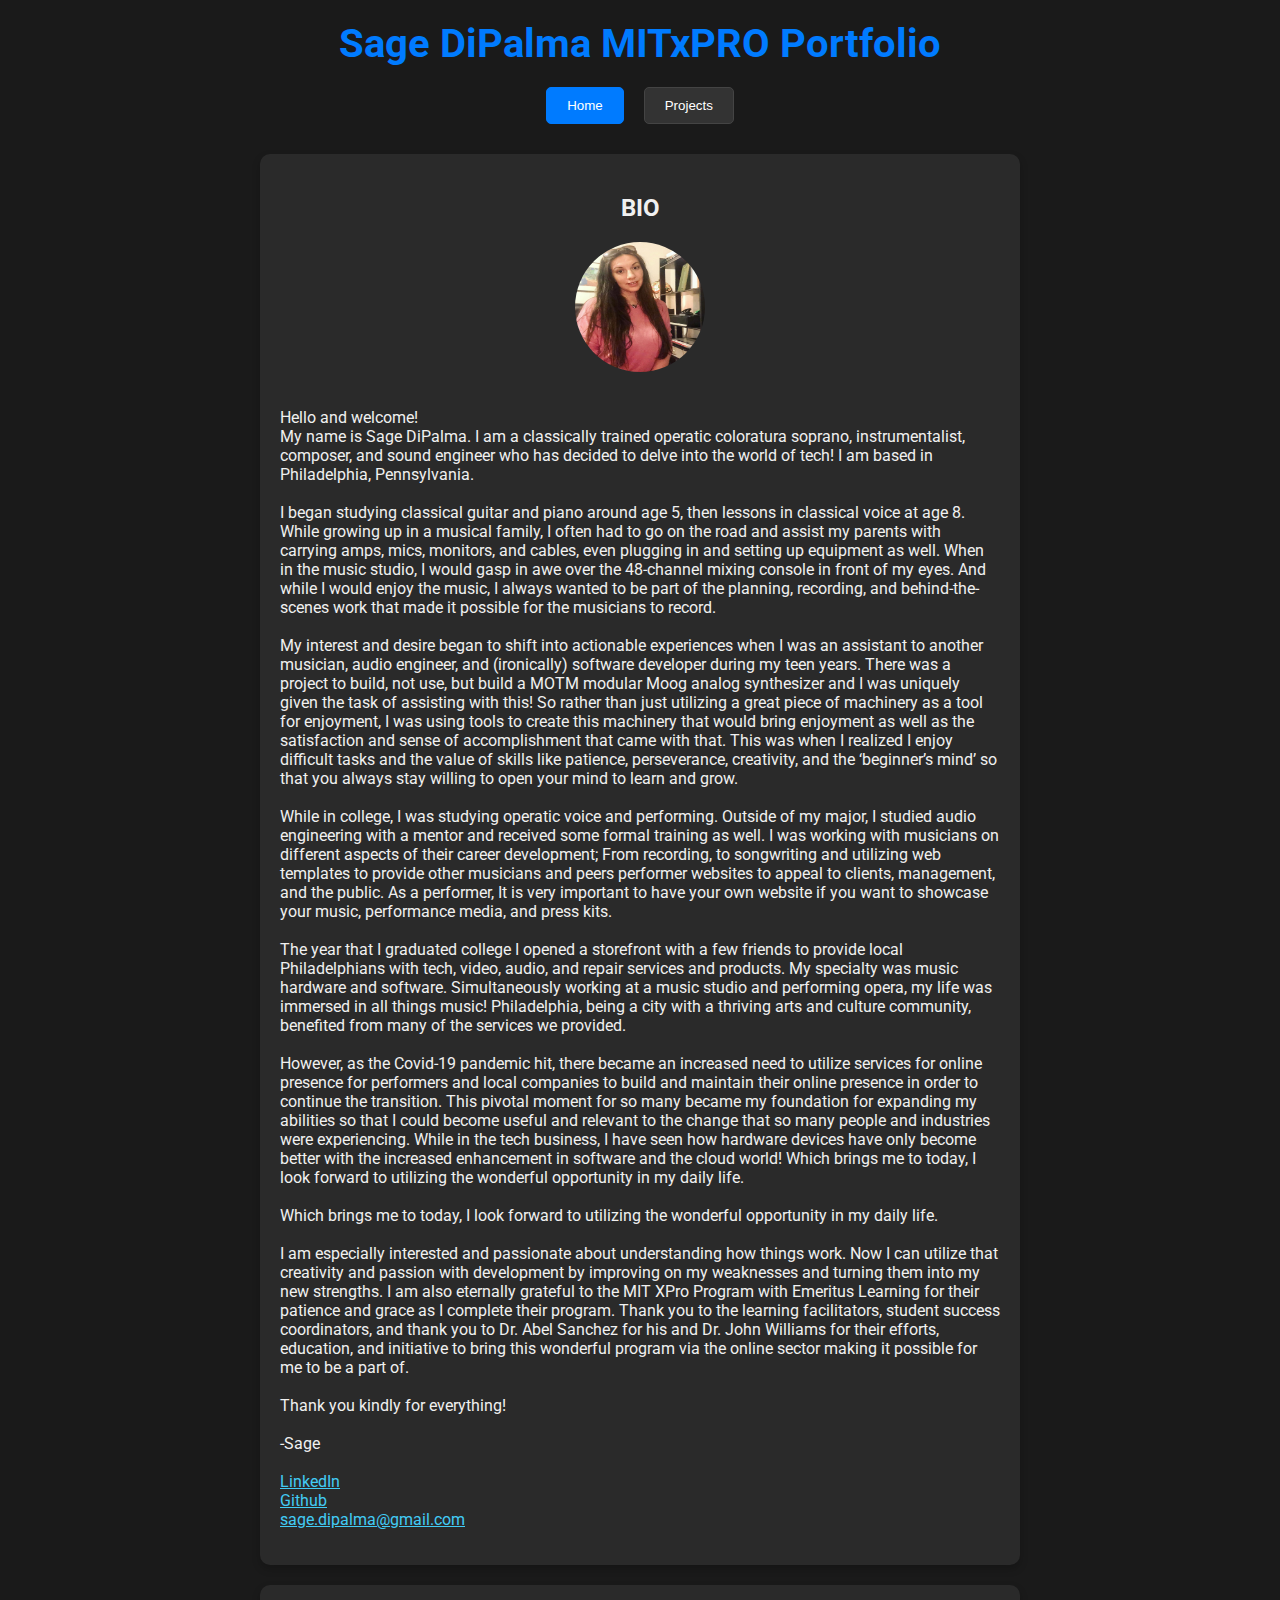
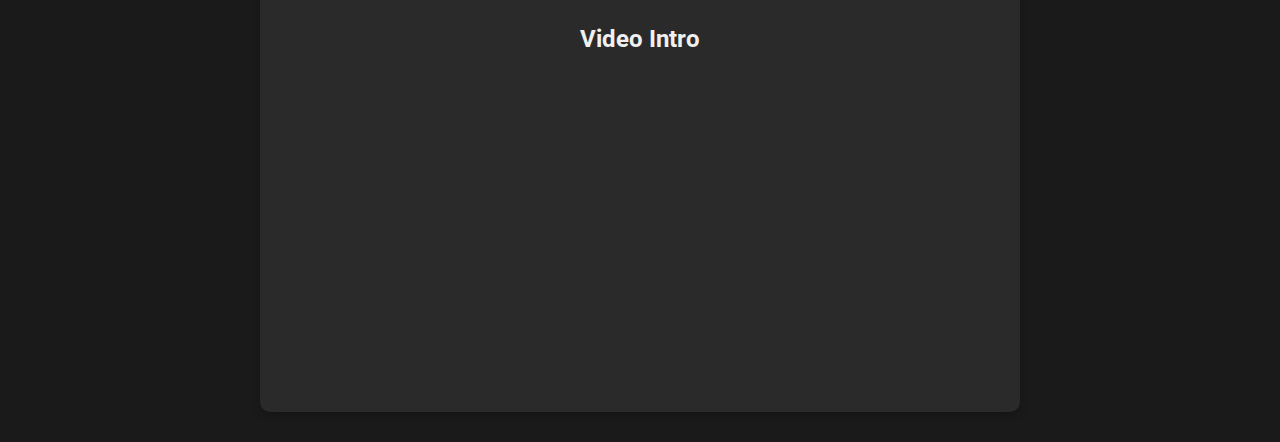
<file: index.html>
<!DOCTYPE html>
<html lang="en">
  <head>
    <meta charset="UTF-8" />
    <meta name="viewport" content="width=device-width, initial-scale=1.0" />
    <title>Sage DiPalma Portfolio - Home</title>
    <link rel="stylesheet" href="styles.css" />
    <link
      href="https://fonts.googleapis.com/css2?family=Roboto:wght@300;400;700&display=swap"
      rel="stylesheet"
    />
  </head>
  <body>
    <div class="container">
      <header>
        <h1>Sage DiPalma MITxPRO Portfolio</h1>
      </header>
      <nav>
        <button id="home" class="active">Home</button>
        <button id="projects">Projects</button>
      </nav>
      <div class="home-content">
        <div id="bio" class="home-card">
          <h2>BIO</h2>
          <div class="profile">
            <img src="profile.jpg" alt="Profile Picture" />
            <div class="bio-text">
              <p>
                Hello and welcome!<br />
                My name is Sage DiPalma. I am a classically trained operatic
                coloratura soprano, instrumentalist, composer, and sound
                engineer who has decided to delve into the world of tech! I am
                based in Philadelphia, Pennsylvania.<br /><br />

                I began studying classical guitar and piano around age 5, then
                lessons in classical voice at age 8. While growing up in a
                musical family, I often had to go on the road and assist my
                parents with carrying amps, mics, monitors, and cables, even
                plugging in and setting up equipment as well. When in the music
                studio, I would gasp in awe over the 48-channel mixing console
                in front of my eyes. And while I would enjoy the music, I always
                wanted to be part of the planning, recording, and
                behind-the-scenes work that made it possible for the musicians
                to record.<br /><br />

                My interest and desire began to shift into actionable
                experiences when I was an assistant to another musician, audio
                engineer, and (ironically) software developer during my teen
                years. There was a project to build, not use, but build a MOTM
                modular Moog analog synthesizer and I was uniquely given the
                task of assisting with this! So rather than just utilizing a
                great piece of machinery as a tool for enjoyment, I was using
                tools to create this machinery that would bring enjoyment as
                well as the satisfaction and sense of accomplishment that came
                with that. This was when I realized I enjoy difficult tasks and
                the value of skills like patience, perseverance, creativity, and
                the ‘beginner’s mind’ so that you always stay willing to open
                your mind to learn and grow.<br /><br />

                While in college, I was studying operatic voice and performing.
                Outside of my major, I studied audio engineering with a mentor
                and received some formal training as well. I was working with
                musicians on different aspects of their career development; From
                recording, to songwriting and utilizing web templates to provide
                other musicians and peers performer websites to appeal to
                clients, management, and the public. As a performer, It is very
                important to have your own website if you want to showcase your
                music, performance media, and press kits.<br /><br />

                The year that I graduated college I opened a storefront with a
                few friends to provide local Philadelphians with tech, video,
                audio, and repair services and products. My specialty was music
                hardware and software. Simultaneously working at a music studio
                and performing opera, my life was immersed in all things music!
                Philadelphia, being a city with a thriving arts and culture
                community, benefited from many of the services we provided.<br /><br />

                However, as the Covid-19 pandemic hit, there became an increased
                need to utilize services for online presence for performers and
                local companies to build and maintain their online presence in
                order to continue the transition. This pivotal moment for so
                many became my foundation for expanding my abilities so that I
                could become useful and relevant to the change that so many
                people and industries were experiencing. While in the tech business, I have seen how hardware devices have only become better with the increased enhancement in software and the cloud world!
                Which brings me to today, I look forward to utilizing the wonderful opportunity in my daily life.
                <br /><br />

                Which brings me to today, I look forward to utilizing the
                wonderful opportunity in my daily life.<br /><br />

                I am especially interested and passionate about understanding how things work. Now I can utilize that creativity and passion with development by improving on my weaknesses and turning them into my new strengths. I am also eternally grateful to the MIT XPro Program
                with Emeritus Learning for their patience and grace as I
                complete their program. Thank you to the learning facilitators,
                student success coordinators, and thank you to Dr.
                Abel Sanchez for his and Dr. John Williams for their efforts,
                education, and initiative to bring this wonderful program via
                the online sector making it possible for me to be a part of.<br /><br />

                Thank you kindly for everything!<br /><br />

                -Sage<br /><br />

                <a href="https://www.linkedin.com/in/sagedipalma">LinkedIn</a
                ><br />
                <a href=" https://github.com/SageDiPalma">Github</a
                  ><br />
                <a href="mailto:sage.dipalma@gmail.com"
                  >sage.dipalma@gmail.com</a
                >
              </p>
            </div>
          </div>
        </div>
        <div id="video-intro" class="home-card">
          <h2>Video Intro</h2>
          <iframe width="560" height="315" src="https://www.youtube.com/embed/BP4CDJpAttE?si=OwJL5kHxLcFCLIts" title="YouTube video player" frameborder="0" allow="accelerometer; autoplay; clipboard-write; encrypted-media; gyroscope; picture-in-picture; web-share" referrerpolicy="strict-origin-when-cross-origin" allowfullscreen></iframe>
        </div>
      </div>
    </div>

    <script>
      document.getElementById("home").onclick = function () {
        location.href = "index.html";
      };
      document.getElementById("projects").onclick = function () {
        location.href = "projects.html";
      };
    </script>
  </body>
</html>
</file>
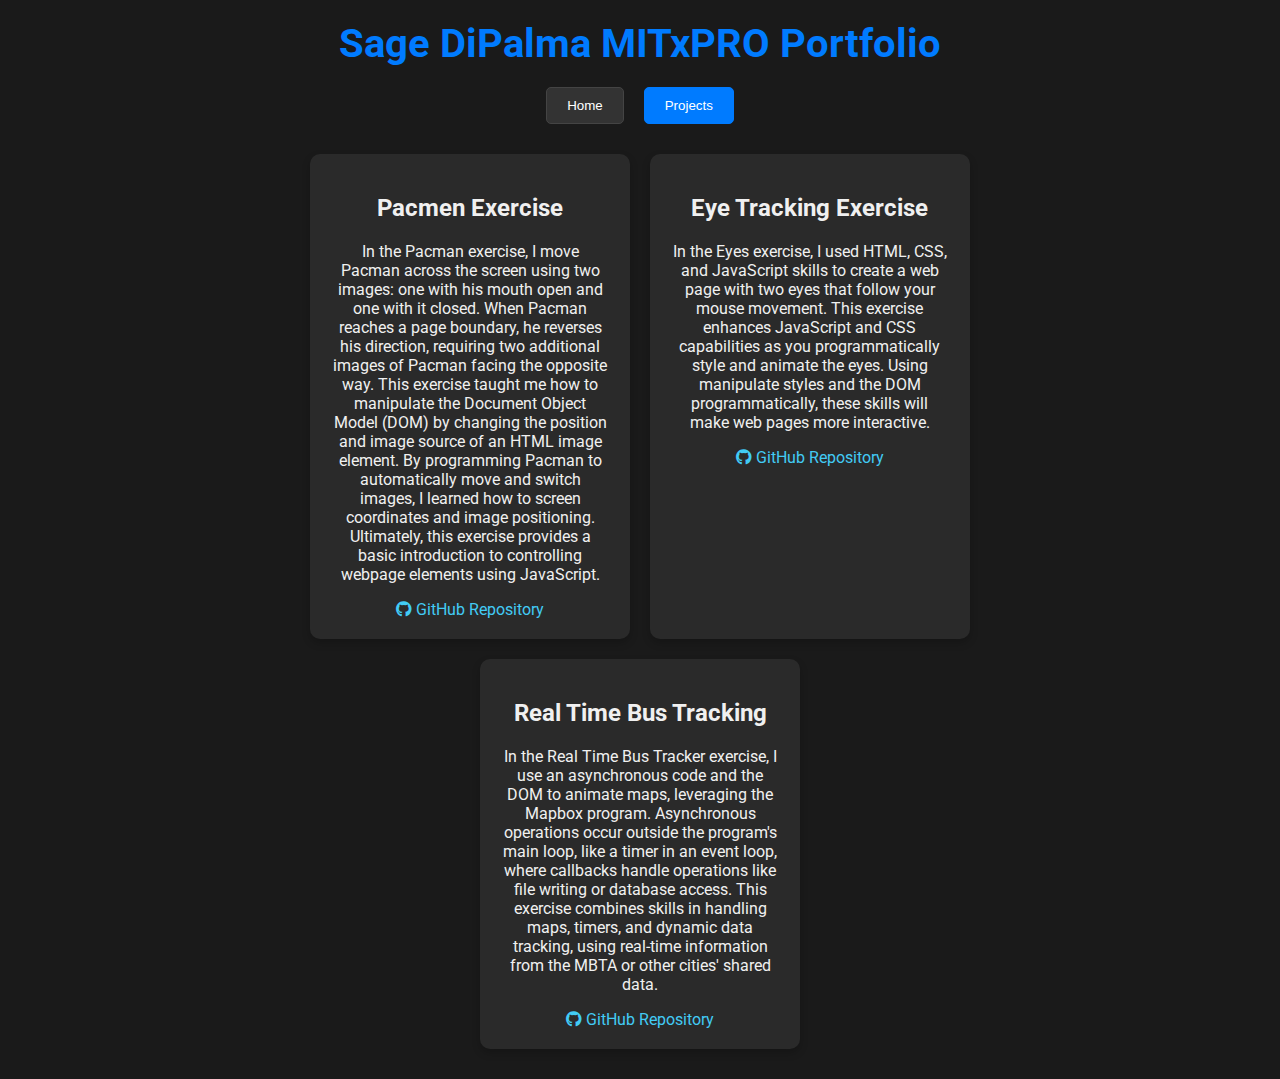
<file: projects.html>
<!DOCTYPE html>
<html lang="en">
<head>
    <meta charset="UTF-8">
    <meta name="viewport" content="width=device-width, initial-scale=1.0">
    <title>Sage DiPalma Portfolio - Projects</title>
    <link rel="stylesheet" href="styles.css">
    <link href="https://fonts.googleapis.com/css2?family=Roboto:wght@300;400;700&display=swap" rel="stylesheet">
    <link rel="stylesheet" href="https://cdnjs.cloudflare.com/ajax/libs/font-awesome/6.0.0-beta3/css/all.min.css">
</head>
<body>
    <div class="container">
        <header>
            <h1>Sage DiPalma MITxPRO Portfolio</h1>
        </header>
        <nav>
            <button id="home">Home</button>
            <button id="projects" class="active">Projects</button>
        </nav>
        <div class="project-content">
            <div class="project project-card" id="project1">
                <h2>Pacmen Exercise</h2>
                <p>In the Pacman exercise, I move Pacman across the screen using two images: one with his mouth open and one with it closed. When Pacman reaches a page boundary, he reverses his direction, requiring two additional images of Pacman facing the opposite way. This exercise taught me how to manipulate the Document Object Model (DOM) by changing the position and image source of an HTML image element. By programming Pacman to automatically move and switch images, I learned how to screen coordinates and image positioning. Ultimately, this exercise provides a basic introduction to controlling webpage elements using JavaScript.</p>
                <a href="https://github.com/SageDiPalma/Pacmen-Exercise" target="_blank"><i class="fab fa-github"></i> GitHub Repository</a>
            </div>
            <div class="project project-card" id="project2">
                <h2>Eye Tracking Exercise</h2>
                <p>In the Eyes exercise, I used HTML, CSS, and JavaScript skills to create a web page with two eyes that follow your mouse movement. This exercise enhances JavaScript and CSS capabilities as you programmatically style and animate the eyes. Using manipulate styles and the DOM programmatically, these skills will make web pages more interactive.</p>
                <a href="https://github.com/SageDiPalma/Eye-Exercise" target="_blank"><i class="fab fa-github"></i> GitHub Repository</a>
            </div>
            <div class="project project-card" id="project3">
                <h2>Real Time Bus Tracking</h2>
                <p>In the Real Time Bus Tracker exercise, I use an asynchronous code and the DOM to animate maps, leveraging the Mapbox program. Asynchronous operations occur outside the program's main loop, like a timer in an event loop, where callbacks handle operations like file writing or database access.  This exercise combines skills in handling maps, timers, and dynamic data tracking, using real-time information from the MBTA or other cities' shared data.   
                </p>
                <a href="https://github.com/SageDiPalma/Real-time-Bus-Tracking" target="_blank"><i class="fab fa-github"></i> GitHub Repository</a>
            </div>
        </div>
    </div>

    <script>
        document.getElementById('home').onclick = function () {
            location.href = 'index.html';
        };
        document.getElementById('projects').onclick = function () {
            location.href = 'projects.html';
        };
    </script>
</body>
</html>
</file>
<file: styles.css>
body {
    background-color: #1a1a1a;
    color: #f0f0f0;
    font-family: 'Roboto', sans-serif;
    margin: 0;
    padding: 0;
}

.container {
    margin: 0 auto;
    max-width: 900px;
    padding: 20px;
    text-align: center;
}

header {
    margin-bottom: 20px;
}

header h1 {
    color: #007bff;
    font-size: 2.5em;
    margin: 0;
}

nav {
    display: flex;
    justify-content: center;
    margin-bottom: 20px;
}

nav button {
    background-color: #333;
    border: 1px solid #444;
    border-radius: 5px;
    color: #fff;
    cursor: pointer;
    margin: 0 10px;
    padding: 10px 20px;
    transition: background-color 0.3s, transform 0.3s;
}

nav button:hover {
    background-color: #555;
    transform: scale(1.1);
}

nav button.active {
    background-color: #007bff;
    border-color: #007bff;
}

.home-content {
    display: flex;
    flex-direction: column;
    align-items: center;
}

.home-card {
    background-color: #2a2a2a;
    border-radius: 10px;
    box-shadow: 0 4px 8px rgba(0, 0, 0, 0.2);
    margin: 10px 0;
    padding: 20px;
    width: 80%;
}

.project-content {
    display: flex;
    flex-wrap: wrap;
    justify-content: center;
}

.project-card {
    background-color: #2a2a2a;
    border-radius: 10px;
    box-shadow: 0 4px 8px rgba(0, 0, 0, 0.2);
    margin: 10px;
    padding: 20px;
    width: calc(33.33% - 20px); /* Adjust the width as needed */
    max-width: 300px; /* Adjust the maximum width as needed */
}

.profile {
    display: flex;
    flex-direction: column;
    align-items: center;
}

.profile img {
    border-radius: 50%;
    height: 130px;
    width: 130px;
}

.bio-text {
    text-align: left;
    padding-top: 20px; /* Adjust as needed */
}


.project a {
    color: #42cbf5;
    text-decoration: none;
    transition: color 0.3s;
}

.project a:hover {
    color: #0056b3;
}

a {
    color: #42cbf5;
}
</file>
